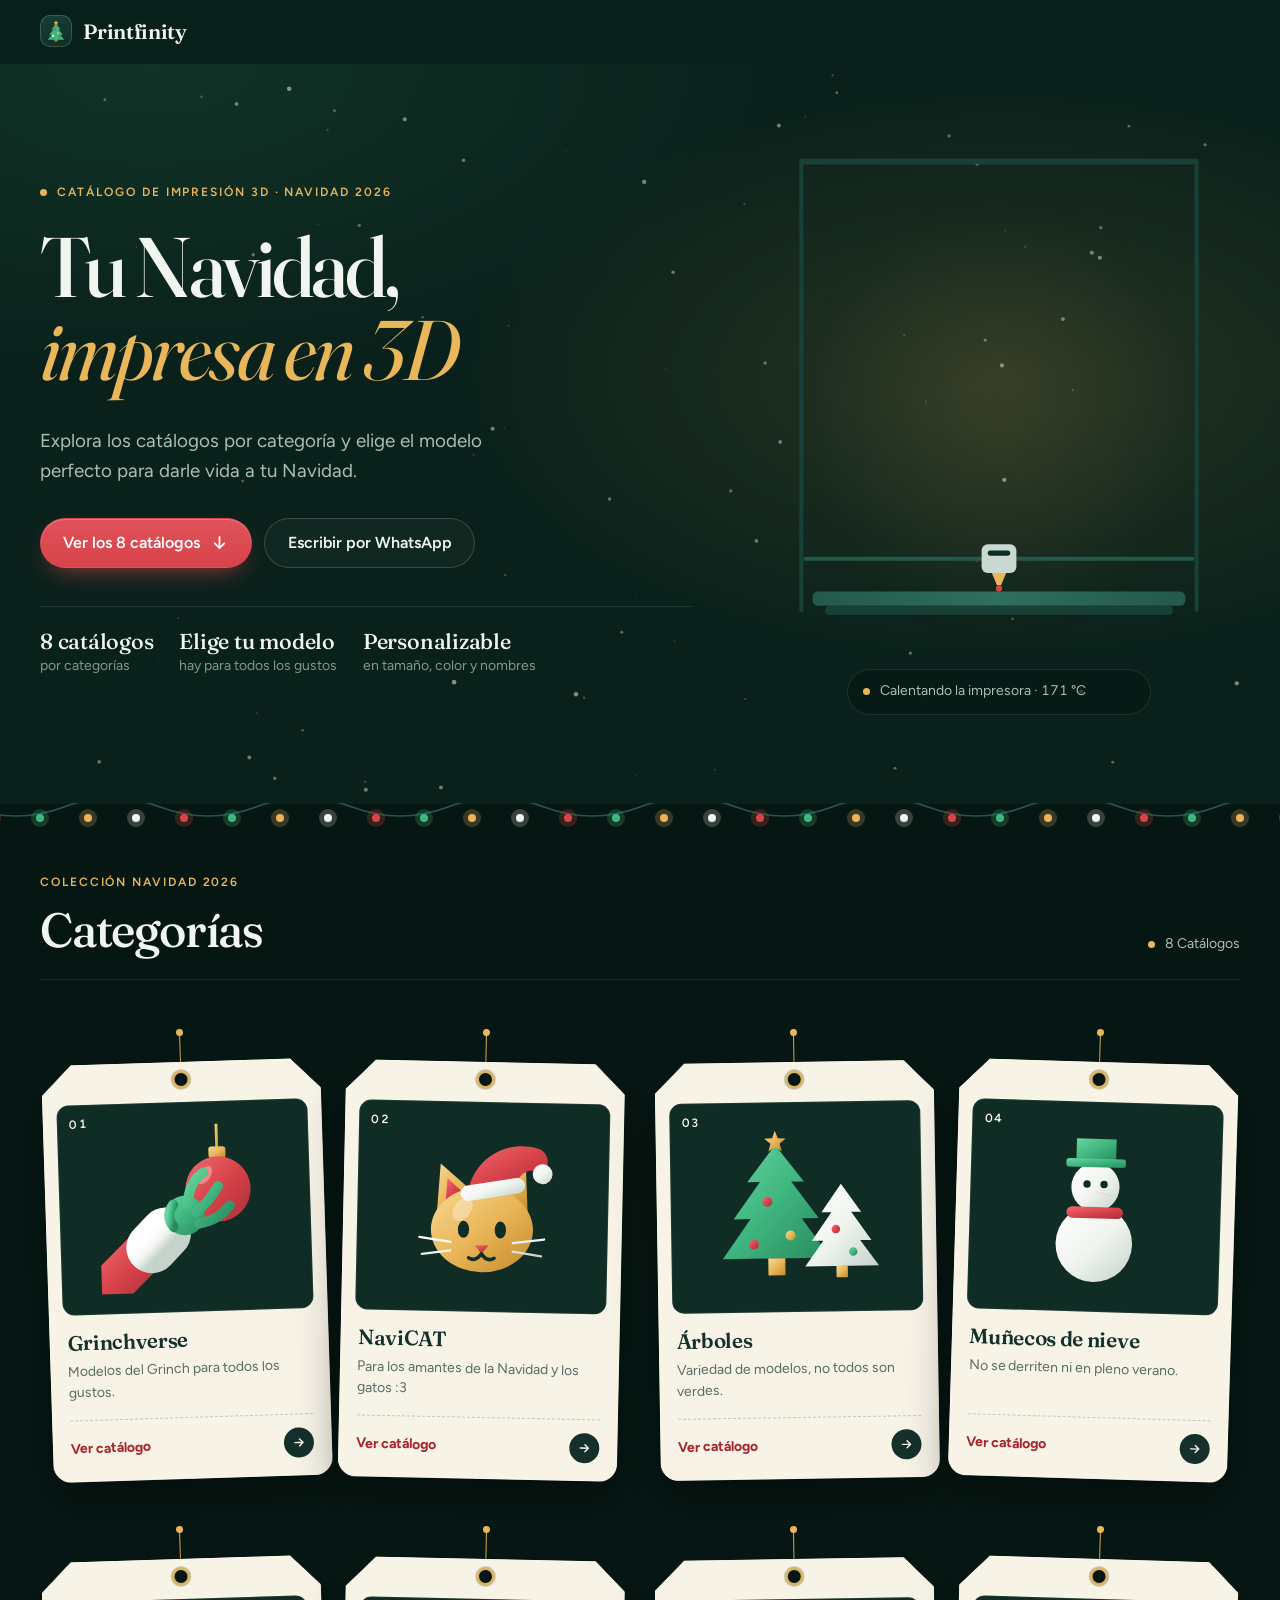
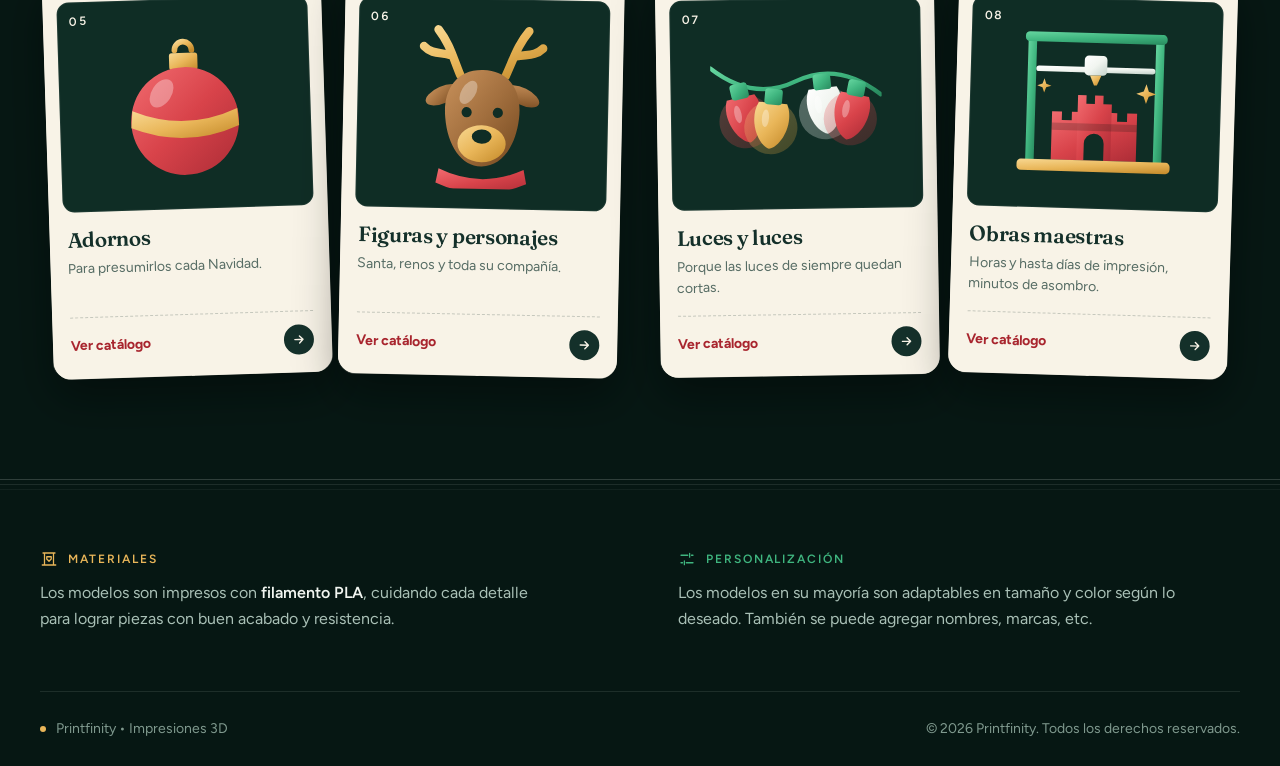
<file: index.html>
<!DOCTYPE html>
<html lang="es">
<head>
<meta charset="utf-8">
<meta name="viewport" content="width=device-width, initial-scale=1">
<title>Printfinity · Catálogo 3D Navidad</title>
<meta name="description" content="Adornos, nacimientos y regalos navideños impresos en 3D. Explora los catálogos de Printfinity por categoría y cotiza por WhatsApp.">
<meta property="og:type" content="website">
<meta property="og:site_name" content="Printfinity">
<meta property="og:title" content="Printfinity · Catálogo 3D Navidad">
<meta property="og:description" content="Adornos, nacimientos y regalos navideños impresos en 3D. Mira los catálogos y cotiza por WhatsApp.">
<meta property="og:image" content="https://josecarlino.github.io/Printfinity-Navidad/assets/img/og-image.png">
<meta name="twitter:card" content="summary_large_image">
<meta name="theme-color" content="#0A211B">
<link rel="icon" href="assets/img/favicon.svg?v=2" type="image/svg+xml">
<link rel="preconnect" href="https://fonts.googleapis.com">
<link rel="preconnect" href="https://fonts.gstatic.com" crossorigin>
<link href="https://fonts.googleapis.com/css2?family=Figtree:wght@400;500;600;700&family=Fraunces:ital,opsz,wght@0,9..144,400..700;1,9..144,400..700&display=swap" rel="stylesheet">
<link rel="stylesheet" href="assets/css/styles.css?v=18">
</head>
<body>
<a class="skip" href="#catalogos">Saltar a los catálogos</a>

<header class="site-header" id="site-header">
  <div class="wrap">
    <a class="brand" href="index.html" aria-label="Printfinity, inicio">
      <span class="brand-mark"><svg viewBox="0 0 32 32" aria-hidden="true"><rect x="14" y="26.5" width="4" height="3.5" rx=".8" fill="#B98A35"/><path fill="#3FB57F" d="M16 6 22 14h-2.5l5.5 7h-3.5l5.5 6.5H5l5.5-6.5H7l5.5-7H10Z"/><circle cx="14.200" cy="13.600" r="1.400" fill="#D8434A"/><circle cx="18.600" cy="18.800" r="1.500" fill="#E9B659"/><circle cx="12" cy="22.400" r="1.500" fill="#F1F5F0"/><circle cx="20.600" cy="24.300" r="1.400" fill="#D8434A"/><polygon fill="#F2B544" points="16,1.600 16.880,3.990 19.420,4.090 17.430,5.660 18.120,8.110 16,6.700 13.880,8.110 14.570,5.660 12.580,4.090 15.120,3.990"/></svg></span>
      <span>Printfinity</span>
    </a>
  </div>
</header>

<main>
  <section class="hero">
    <canvas class="snow" id="snow" aria-hidden="true"></canvas>
    <div class="wrap hero-grid">
      <div class="hero-copy">
        <p class="eyebrow"><span class="dot"></span>Catálogo de Impresión 3D · Navidad 2026</p>
        <h1>Tu Navidad, <em>impresa en 3D</em></h1>
        <p class="lead">Explora los catálogos por categoría y elige el modelo perfecto para darle vida a tu Navidad.</p>
        <div class="actions">
          <a class="btn btn-primary" href="#catalogos"><span id="hero-cta">Ver los catálogos</span>
            <svg class="arrow" viewBox="0 0 24 24" aria-hidden="true"><path d="M12 5v14m-6-6 6 6 6-6" fill="none" stroke="currentColor" stroke-width="2.2" stroke-linecap="round" stroke-linejoin="round"/></svg>
          </a>
          <a class="btn btn-ghost" id="hero-whatsapp" href="#" target="_blank" rel="noopener">Escribir por WhatsApp</a>
        </div>
        <ul class="facts">
          <li><strong id="fact-count">8 catálogos</strong><span>por categorías</span></li>
          <li><strong>Elige tu modelo</strong><span>hay para todos los gustos</span></li>
          <li><strong>Personalizable</strong><span>en tamaño, color y nombres</span></li>
        </ul>
      </div>

      <figure class="printer" id="printer">
        <div class="printer-stage">
          <svg viewBox="0 0 420 500" aria-hidden="true" focusable="false">
            <defs>
              <clipPath id="print-clip"><rect id="print-mask" x="0" y="440" width="420" height="0"/></clipPath>
              <linearGradient id="bed" x1="0" x2="1"><stop offset="0" stop-color="#23594B"/><stop offset=".5" stop-color="#2F6F5E"/><stop offset="1" stop-color="#23594B"/></linearGradient>
            </defs>
            <!-- marco de la impresora -->
            <rect x="15" y="20" width="4" height="440" rx="2" fill="#174036"/>
            <rect x="401" y="20" width="4" height="440" rx="2" fill="#174036"/>
            <rect x="15" y="17" width="390" height="6" rx="3" fill="#174036"/>
            <!-- cama -->
            <rect x="28" y="440" width="364" height="14" rx="5" fill="url(#bed)"/>
            <rect x="40" y="454" width="340" height="9" rx="4.5" fill="#174036"/>
            <!-- pieza impresa -->
            <g clip-path="url(#print-clip)">
              <path d="M210 66 L290 172 H250 L322 272 H274 L352 382 H68 L146 272 H98 L170 172 H130 Z" fill="url(#pf-layers-green)"/>
              <rect x="186" y="382" width="48" height="58" fill="url(#pf-layers-gold)"/>
              <circle class="orn" cx="178" cy="214" r="11" fill="url(#pf-layers-red)"/>
              <circle class="orn" cx="246" cy="250" r="11" fill="url(#pf-layers-gold)"/>
              <circle class="orn" cx="150" cy="330" r="12" fill="url(#pf-layers-snow)"/>
              <circle class="orn" cx="268" cy="344" r="12" fill="url(#pf-layers-red)"/>
              <circle class="orn" cx="214" cy="306" r="10" fill="url(#pf-layers-gold)"/>
              <circle class="orn" cx="206" cy="146" r="9" fill="url(#pf-layers-snow)"/>
            </g>
            <!-- estrella final -->
            <polygon class="tree-star" fill="#E9B659" points="210,18 218.2,38.7 240.4,40.1 223.3,54.3 228.8,75.9 210,64 191.2,75.9 196.7,54.3 179.6,40.1 201.8,38.7"/>
            <!-- eje y cabezal -->
            <rect class="gantry" id="gantry" x="19" y="400" width="382" height="4" rx="2" fill="#23594B"/>
            <g class="nozzle" id="nozzle" transform="translate(210 440)">
              <rect x="-17" y="-46" width="34" height="28" rx="6" fill="#C9D9D1"/>
              <rect x="-11" y="-40" width="22" height="5" rx="2.5" fill="#0F2D25"/>
              <polygon points="-7,-18 7,-18 2,-6 -2,-6" fill="#E9B659"/>
              <circle cx="0" cy="-3" r="3" fill="#D8434A"/>
            </g>
          </svg>
        </div>
        <figcaption class="status">
          <span class="led"></span>
          <span id="print-status">Calentando la impresora…</span>
          <button class="replay" id="print-replay" type="button" aria-label="Volver a imprimir el árbol" title="Volver a imprimir" hidden>
            <svg viewBox="0 0 24 24" aria-hidden="true"><path d="M4 12a8 8 0 1 0 2.6-5.9M4 4v5h5" fill="none" stroke="currentColor" stroke-width="2.2" stroke-linecap="round" stroke-linejoin="round"/></svg>
          </button>
          <span class="bar" id="print-bar"></span>
        </figcaption>
      </figure>
    </div>
  </section>

  <section class="catalogs" id="catalogos" aria-labelledby="catalogos-title">
    <div class="garland" aria-hidden="true"></div>
    <div class="wrap">
      <div class="section-head">
        <div>
          <p class="eyebrow">Colección Navidad 2026</p>
          <h2 id="catalogos-title">Categorías</h2>
        </div>
        <p class="count"><span class="pulse"></span><span id="category-count">8 Catálogos</span></p>
      </div>
      <ul class="tags" id="category-grid"></ul>
    </div>
  </section>
</main>

<footer class="site-footer">
  <div class="wrap">
    <div class="footer-info">
      <div class="info">
        <p class="info-label">
          <svg viewBox="0 0 24 24" aria-hidden="true"><path d="M4 4h16M6 4v15m12-15v15M3 20h18M9 9h6v3l-3 3-3-3z" fill="none" stroke="currentColor" stroke-width="1.7" stroke-linecap="round" stroke-linejoin="round"/></svg>
          Materiales
        </p>
        <p>Los modelos son impresos con <strong>filamento PLA</strong>, cuidando cada detalle para lograr piezas con buen acabado y resistencia.</p>
      </div>
      <div class="info">
        <p class="info-label green">
          <svg viewBox="0 0 24 24" aria-hidden="true"><path d="M4 7h9m5 0h2M4 17h2m5 0h9M15.5 4.5v5M8.5 14.5v5" fill="none" stroke="currentColor" stroke-width="1.7" stroke-linecap="round"/></svg>
          Personalización
        </p>
        <p>Los modelos en su mayoría son adaptables en tamaño y color según lo deseado. También se puede agregar nombres, marcas, etc.</p>
      </div>
    </div>
    <div class="footer-base">
      <span>Printfinity • Impresiones 3D</span>
      <p>© 2026 Printfinity. Todos los derechos reservados.</p>
    </div>
  </div>
</footer>

<script src="assets/js/site-config.js?v=4"></script>
<script src="assets/js/categories.js?v=13"></script>
<script src="assets/js/art.js?v=13"></script>
<script src="assets/js/home.js?v=10"></script>
</body>
</html>
</file>
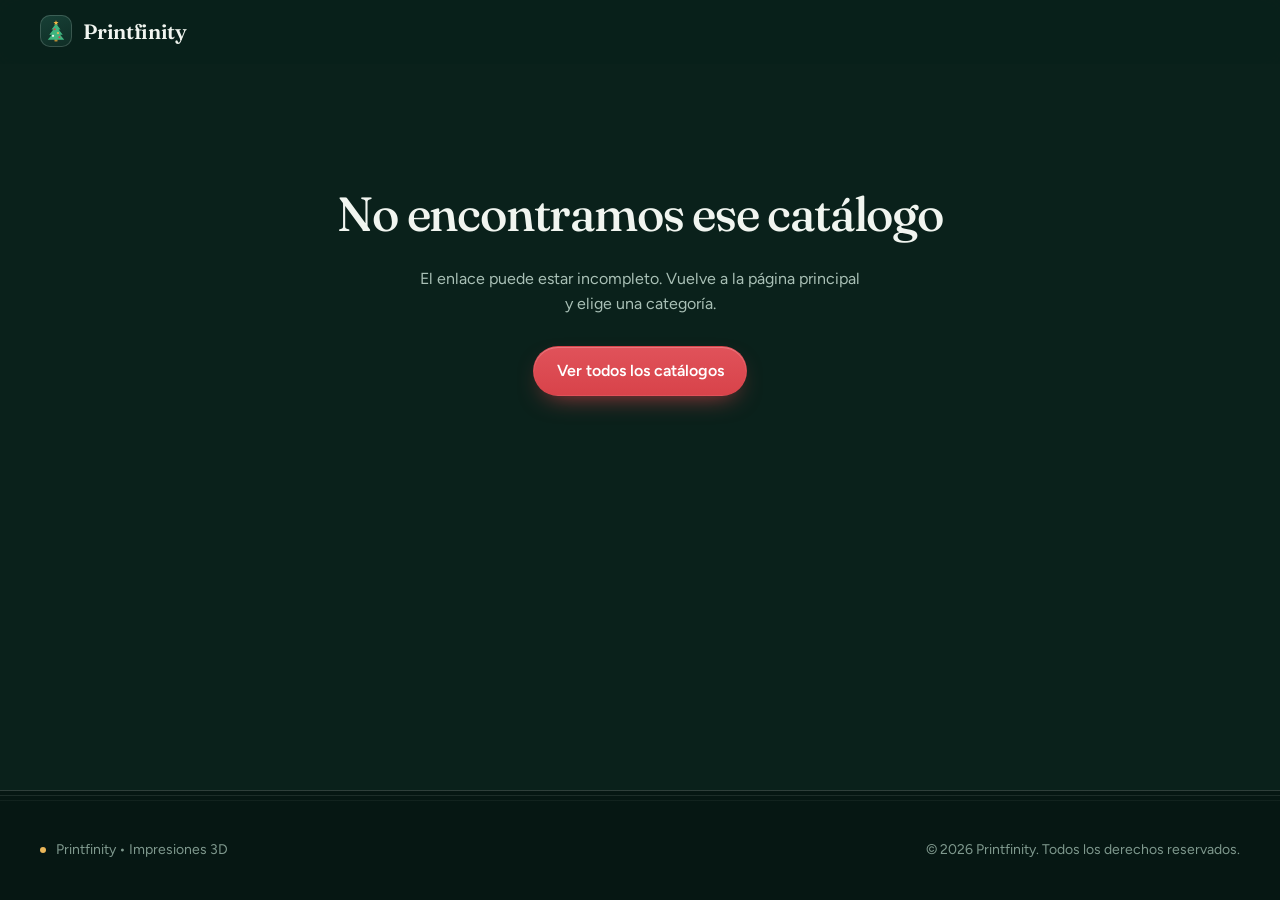
<file: catalogo.html>
<!DOCTYPE html>
<html lang="es">
<head>
<meta charset="utf-8">
<meta name="viewport" content="width=device-width, initial-scale=1">
<title>Catálogo · Printfinity Navidad</title>
<meta name="description" content="Catálogo navideño de impresiones 3D de Printfinity.">
<!-- El contenido de cada categoría se genera con JavaScript, así que al compartir el enlace
     las apps de mensajería muestran siempre este resumen genérico. -->
<meta property="og:type" content="website">
<meta property="og:site_name" content="Printfinity">
<meta property="og:title" content="Printfinity · Catálogo 3D Navidad">
<meta property="og:description" content="Explora nuestros catálogos de impresiones 3D navideñas por categoría y cotiza por WhatsApp.">
<meta property="og:image" content="https://josecarlino.github.io/Printfinity-Navidad/assets/img/og-image.png">
<meta name="twitter:card" content="summary_large_image">
<meta name="theme-color" content="#0A211B">
<link rel="icon" href="assets/img/favicon.svg?v=2" type="image/svg+xml">
<link rel="preconnect" href="https://fonts.googleapis.com">
<link rel="preconnect" href="https://fonts.gstatic.com" crossorigin>
<link href="https://fonts.googleapis.com/css2?family=Figtree:wght@400;500;600;700&family=Fraunces:ital,opsz,wght@0,9..144,400..700;1,9..144,400..700&display=swap" rel="stylesheet">
<link rel="stylesheet" href="assets/css/styles.css?v=18">
</head>
<body>
<a class="skip" href="#main">Saltar al catálogo</a>

<header class="site-header" id="site-header">
  <div class="wrap">
    <a class="brand" href="index.html" aria-label="Printfinity, inicio">
      <span class="brand-mark"><svg viewBox="0 0 32 32" aria-hidden="true"><rect x="14" y="26.5" width="4" height="3.5" rx=".8" fill="#B98A35"/><path fill="#3FB57F" d="M16 6 22 14h-2.5l5.5 7h-3.5l5.5 6.5H5l5.5-6.5H7l5.5-7H10Z"/><circle cx="14.200" cy="13.600" r="1.400" fill="#D8434A"/><circle cx="18.600" cy="18.800" r="1.500" fill="#E9B659"/><circle cx="12" cy="22.400" r="1.500" fill="#F1F5F0"/><circle cx="20.600" cy="24.300" r="1.400" fill="#D8434A"/><polygon fill="#F2B544" points="16,1.600 16.880,3.990 19.420,4.090 17.430,5.660 18.120,8.110 16,6.700 13.880,8.110 14.570,5.660 12.580,4.090 15.120,3.990"/></svg></span>
      <span>Printfinity</span>
    </a>
  </div>
</header>

<main id="main"></main>

<footer class="site-footer slim">
  <div class="wrap">
    <div class="footer-base">
      <span>Printfinity • Impresiones 3D</span>
      <p>© 2026 Printfinity. Todos los derechos reservados.</p>
    </div>
  </div>
</footer>

<script src="assets/js/site-config.js?v=4"></script>
<script src="assets/js/categories.js?v=13"></script>
<script src="assets/js/art.js?v=13"></script>
<script src="assets/js/catalogo.js?v=9"></script>
</body>
</html>
</file>
<file: assets/css/styles.css>
/* Printfinity Navidad: "capa por capa"
   Paleta: pino nocturno + papel de etiqueta + filamentos (rojo, verde, oro).
   Todos los colores y tipografías se cambian desde :root. */
:root {
  --night-950: #061713;
  --night-900: #0A211B;
  --night-800: #0F2D25;
  --night-700: #174036;
  --night-600: #23594B;
  --line: rgba(233, 242, 236, .10);
  --line-strong: rgba(233, 242, 236, .18);

  --snow: #F1F5F0;
  --snow-dim: #A9C0B6;
  --snow-mute: #7F998E;

  --paper: #F8F3E7;
  --paper-2: #EEE6D3;
  --ink: #14302A;
  --ink-soft: #566C64;

  --red: #D8434A;
  --red-deep: #A8252E;
  --green: #3FB57F;
  --gold: #E9B659;
  --gold-soft: #F6DDA4;
  --art-bg: var(--night-800);

  --font-display: "Fraunces", "Iowan Old Style", Georgia, serif;
  --font-body: "Figtree", "Segoe UI", system-ui, sans-serif;

  --step--2: .75rem;
  --step--1: .875rem;
  --step-0: 1rem;
  --step-1: 1.175rem;
  --step-2: 1.6rem;
  --step-3: 2.1rem;

  --wrap: 1200px;
  --gutter: clamp(1.15rem, 4vw, 2.5rem);
  --header-h: 64px;
  --ease-out: cubic-bezier(.2, .8, .2, 1);
  --ease-spring: cubic-bezier(.3, 1.45, .5, 1);
}

@view-transition { navigation: auto; }

*, *::before, *::after { box-sizing: border-box; }
html { scroll-behavior: smooth; scroll-padding-top: calc(var(--header-h) + 1rem); -webkit-text-size-adjust: 100%; }
body {
  margin: 0;
  min-height: 100vh;
  min-height: 100dvh;
  display: flex;
  flex-direction: column;
  background: var(--night-900);
  color: var(--snow);
  font-family: var(--font-body);
  font-size: var(--step-0);
  line-height: 1.6;
  -webkit-font-smoothing: antialiased;
  text-rendering: optimizeLegibility;
}
main { flex: 1; padding-top: var(--header-h); }
img, svg { display: block; max-width: 100%; }
a { color: inherit; }
h1, h2, h3, p { margin: 0; }
::selection { background: var(--gold); color: var(--night-950); }
:focus-visible { outline: 2px solid var(--gold); outline-offset: 3px; border-radius: 6px; }

.wrap { width: min(100% - 2 * var(--gutter), var(--wrap)); margin-inline: auto; }
.skip {
  position: fixed; left: 1rem; top: -4rem; z-index: 100;
  background: var(--gold); color: var(--night-950); font-weight: 700;
  padding: .6rem 1rem; border-radius: 10px; text-decoration: none; transition: top .2s;
}
.skip:focus { top: .75rem; }

.eyebrow {
  display: inline-flex; align-items: center; gap: .6rem;
  font-size: var(--step--2); font-weight: 600; letter-spacing: .16em; text-transform: uppercase;
  color: var(--gold);
}
.eyebrow .dot, .pulse {
  width: 7px; height: 7px; border-radius: 50%; background: var(--gold); flex: none;
  box-shadow: 0 0 0 0 rgba(233, 182, 89, .5); animation: pulse 2.4s ease-out infinite;
}
@keyframes pulse { to { box-shadow: 0 0 0 9px rgba(233, 182, 89, 0); } }

/* ---------- Cabecera ---------- */
.site-header {
  position: fixed; inset: 0 0 auto 0; z-index: 50; height: var(--header-h);
  background: rgba(10, 33, 27, .72);
  -webkit-backdrop-filter: blur(14px) saturate(1.3); backdrop-filter: blur(14px) saturate(1.3);
  border-bottom: 1px solid transparent;
  transition: border-color .3s, background-color .3s;
}
.site-header.scrolled { border-bottom-color: var(--line); background: rgba(6, 23, 19, .86); }
.site-header .wrap { height: 100%; display: flex; align-items: center; justify-content: space-between; }
.brand {
  display: inline-flex; align-items: center; gap: .7rem; text-decoration: none;
  font-family: var(--font-display); font-weight: 600; font-size: 1.3rem; letter-spacing: -.015em;
}
.brand-mark {
  width: 32px; height: 32px; display: grid; place-items: center; border-radius: 10px;
  background: linear-gradient(160deg, var(--night-700), var(--night-800));
  box-shadow: inset 0 0 0 1px var(--line-strong);
  transition: box-shadow .3s, transform .5s var(--ease-spring);
}
.brand-mark svg { width: 24px; height: 24px; }
.brand:hover .brand-mark { box-shadow: inset 0 0 0 1px rgba(233, 182, 89, .7), 0 0 18px rgba(233, 182, 89, .25); transform: rotate(-8deg) scale(1.06); }

/* ---------- Botones ---------- */
.btn {
  display: inline-flex; align-items: center; justify-content: center; gap: .6rem;
  min-height: 50px; padding: .8rem 1.4rem; border-radius: 999px;
  font: 600 var(--step-0)/1.1 var(--font-body); text-decoration: none; white-space: nowrap;
  border: 1px solid transparent; cursor: pointer;
  transition: transform .2s var(--ease-out), background-color .2s, border-color .2s, box-shadow .2s;
}
.btn:hover { transform: translateY(-2px); }
.btn:active { transform: translateY(0); }
.btn svg { width: 19px; height: 19px; flex: none; }
.btn-primary { background: linear-gradient(180deg, #E0525A, var(--red)); color: #fff; box-shadow: 0 10px 26px -12px rgba(216, 67, 74, .9), inset 0 1px 0 rgba(255, 255, 255, .22); }
.btn-primary:hover { background: linear-gradient(180deg, var(--red), var(--red-deep)); }
.btn-primary .arrow { transition: transform .2s var(--ease-out); }
.btn-primary:hover .arrow { transform: translateY(2px); }
.btn-ghost { border-color: var(--line-strong); color: var(--snow); background: rgba(255, 255, 255, .03); }
.btn-ghost:hover { border-color: rgba(233, 182, 89, .6); background: rgba(233, 182, 89, .07); }
.btn-whatsapp { background: var(--green); color: var(--night-950); box-shadow: 0 10px 26px -14px rgba(63, 181, 127, .9), inset 0 1px 0 rgba(255, 255, 255, .3); }
.btn-whatsapp:hover { background: #56C690; }

/* ---------- Portada ---------- */
.hero { position: relative; overflow: hidden; isolation: isolate; padding-block: clamp(2.5rem, 6vw, 5rem) clamp(3.5rem, 7vw, 6rem); }
.hero::before {
  content: ""; position: absolute; inset: 0; z-index: -2;
  background:
    radial-gradient(60% 55% at 78% 42%, rgba(233, 182, 89, .13), transparent 70%),
    radial-gradient(70% 60% at 12% 0%, rgba(63, 181, 127, .12), transparent 70%);
}
.snow { position: absolute; inset: 0; width: 100%; height: 100%; z-index: -1; pointer-events: none; }
.hero-grid { display: grid; grid-template-columns: 1.15fr .85fr; align-items: center; gap: clamp(2rem, 5vw, 4rem); }
.hero-copy > * { animation: rise .9s var(--ease-out) both; }
.hero-copy > :nth-child(2) { animation-delay: .08s; }
.hero-copy > :nth-child(3) { animation-delay: .16s; }
.hero-copy > :nth-child(4) { animation-delay: .24s; }
.hero-copy > :nth-child(5) { animation-delay: .32s; }
@keyframes rise { from { opacity: 0; transform: translateY(18px); } }

.hero h1 {
  margin: 1.4rem 0 1.5rem;
  font-family: var(--font-display); font-weight: 500;
  font-size: clamp(2.9rem, 6.6vw, 5.4rem); line-height: .98; letter-spacing: -.035em;
  font-variation-settings: "opsz" 144;
  text-wrap: balance;
}
/* Segunda línea del titular, en dorado liso. */
.hero h1 em {
  display: block; font-style: italic; font-weight: 400; letter-spacing: -.03em;
  padding: 0 .1em .12em 0;
  color: var(--gold);
}
.hero .lead { font-size: var(--step-1); line-height: 1.6; color: var(--snow-dim); max-width: 40ch; margin-bottom: 2rem; }
.hero .actions { display: flex; flex-wrap: wrap; gap: .75rem; }
.facts {
  list-style: none; margin: 2.4rem 0 0; padding: 1.4rem 0 0; border-top: 1px solid var(--line);
  display: flex; flex-wrap: wrap; gap: .9rem clamp(1rem, 2vw, 2.2rem);
}
.facts li { display: flex; flex-direction: column; gap: .1rem; }
.facts strong { font-family: var(--font-display); font-weight: 500; font-size: 1.35rem; line-height: 1.1; letter-spacing: -.01em; }
.facts span { font-size: var(--step--1); color: var(--snow-mute); }

.printer { position: relative; width: 100%; max-width: 430px; margin: 0; justify-self: center; animation: rise 1s .2s var(--ease-out) both; }
.printer-stage { position: relative; }
.printer-stage::before {
  content: ""; position: absolute; inset: 12% 4% 4%; z-index: -1; border-radius: 50%;
  background: radial-gradient(closest-side, rgba(233, 182, 89, .2), transparent);
  filter: blur(26px); opacity: .5; transition: opacity 1s;
}
.printer.done .printer-stage::before { opacity: 1; }
.printer svg { width: 100%; height: auto; overflow: visible; }
.printer .tree-star { opacity: 0; transform-origin: 210px 48px; transform: scale(.3) rotate(-40deg); transition: opacity .5s, transform .8s var(--ease-spring); }
.printer.done .tree-star { opacity: 1; transform: none; filter: drop-shadow(0 0 14px rgba(233, 182, 89, .75)); }
.printer .nozzle, .printer .gantry { transition: opacity .45s; }
.printer.done .nozzle, .printer.done .gantry { opacity: 0; }
.printer.done .orn { animation: twinkle .9s ease-in-out infinite alternate; }
.printer.done .orn:nth-of-type(2n) { animation-delay: -.45s; }
.printer.done .orn:nth-of-type(3n) { animation-delay: -1.2s; animation-duration: 1.2s; }
@keyframes twinkle { from { opacity: .22; } to { opacity: 1; } }
/* Calentando: luz ámbar y punta del cabezal encendiéndose */
.printer.heating .status .led { background: var(--gold); animation-duration: .4s; }
.printer.heating .nozzle circle { animation: heat .45s ease-in-out infinite alternate; }
@keyframes heat { from { r: 2.5px; opacity: .5; } to { r: 5px; opacity: 1; filter: drop-shadow(0 0 6px #FF7A4D); } }

.status {
  position: relative; overflow: hidden;
  display: flex; align-items: center; gap: .65rem;
  /* Tamaño fijo: no cambia entre calentar, imprimir y terminar. */
  width: 304px; max-width: calc(100vw - 2 * var(--gutter)); height: 46px; padding: 0 .5rem 0 1rem;
  left: 50%; transform: translateX(-50%); margin: 1rem 0 0; /* centrado aunque la impresora sea más angosta */
  white-space: nowrap; border-radius: 999px;
  background: rgba(6, 23, 19, .6); box-shadow: inset 0 0 0 1px var(--line);
  font-size: var(--step--1); color: var(--snow-dim); font-variant-numeric: tabular-nums;
}
.status .led { width: 7px; height: 7px; border-radius: 50%; background: var(--red); flex: none; animation: twinkle .7s ease-in-out infinite alternate; }
.printer.done .status .led { background: var(--green); animation: none; }
.status .bar { position: absolute; left: 0; bottom: 0; height: 2px; width: 0; background: linear-gradient(90deg, var(--green), var(--gold)); }
.printer.done .status .bar { opacity: 0; transition: opacity .6s; }
.status #print-status { flex: 1; min-width: 0; overflow: hidden; text-overflow: ellipsis; }
.replay {
  display: grid; place-items: center; width: 30px; height: 30px; flex: none; padding: 0;
  border: 0; border-radius: 50%; cursor: pointer; color: var(--snow);
  background: var(--night-700); transition: background-color .2s, transform .5s var(--ease-out);
}
.replay:hover { background: var(--night-600); transform: rotate(-180deg); }
.replay svg { width: 15px; height: 15px; }
/* Oculto pero ocupando su sitio, para que el cuadro no cambie de tamaño. */
.replay[hidden] { display: grid; visibility: hidden; }

/* ---------- Guirnalda de luces ---------- */
.garland {
  position: absolute; left: 0; right: 0; top: -1px; height: 28px; pointer-events: none;
  background: url("data:image/svg+xml,%3Csvg xmlns='http://www.w3.org/2000/svg' width='192' height='28'%3E%3Cpath d='M0 4Q48 22 96 4T192 4' fill='none' stroke='%2323594B' stroke-width='1.5'/%3E%3C/svg%3E") repeat-x center top / 192px 28px;
}
.garland::before, .garland::after { content: ""; position: absolute; inset: 0; animation: twinkle 1.3s ease-in-out infinite alternate; }
.garland::before { background: url("data:image/svg+xml,%3Csvg xmlns='http://www.w3.org/2000/svg' width='192' height='28'%3E%3Ccircle cx='24' cy='15' r='9' fill='%23D8434A' opacity='.22'/%3E%3Ccircle cx='24' cy='15' r='4' fill='%23D8434A'/%3E%3Ccircle cx='120' cy='15' r='9' fill='%23E9B659' opacity='.22'/%3E%3Ccircle cx='120' cy='15' r='4' fill='%23E9B659'/%3E%3C/svg%3E") repeat-x center top / 192px 28px; }
.garland::after { animation-delay: -1.3s; animation-direction: alternate-reverse; background: url("data:image/svg+xml,%3Csvg xmlns='http://www.w3.org/2000/svg' width='192' height='28'%3E%3Ccircle cx='72' cy='15' r='9' fill='%233FB57F' opacity='.22'/%3E%3Ccircle cx='72' cy='15' r='4' fill='%233FB57F'/%3E%3Ccircle cx='168' cy='15' r='9' fill='%23F1F5F0' opacity='.2'/%3E%3Ccircle cx='168' cy='15' r='4' fill='%23F1F5F0'/%3E%3C/svg%3E") repeat-x center top / 192px 28px; }

/* ---------- Catálogos (etiquetas de regalo) ---------- */
.catalogs { position: relative; background: var(--night-950); padding-block: clamp(3rem, 5vw, 4rem) clamp(4.5rem, 8vw, 7rem); }
.section-head {
  display: flex; flex-wrap: wrap; align-items: end; justify-content: space-between; gap: 1rem 2rem;
  padding-bottom: 1.5rem; margin-bottom: clamp(2.2rem, 4vw, 3.2rem); border-bottom: 1px solid var(--line);
}
.section-head h2, .band h2, .others h2 { font-family: var(--font-display); font-weight: 500; letter-spacing: -.025em; line-height: 1.05; }
.section-head h2 { margin-top: .7rem; font-size: clamp(2rem, 4.4vw, 3rem); }
.section-head h2 em { font-style: italic; font-weight: 400; color: var(--gold); }
.count { display: inline-flex; align-items: center; gap: .6rem; font-size: var(--step--1); color: var(--snow-dim); }

.tags { list-style: none; margin: 0; padding: 0; display: grid; grid-template-columns: repeat(4, minmax(0, 1fr)); gap: 3.2rem 1.75rem; }
.tags > li { display: flex; }
.reveal { opacity: 0; transform: translateY(26px); transition: opacity .7s var(--ease-out), transform .7s var(--ease-out); transition-delay: calc(var(--i, 0) * 70ms); }
.reveal.in { opacity: 1; transform: none; }

@property --tilt { syntax: "<angle>"; inherits: false; initial-value: 0deg; }
@property --drop { syntax: "<length>"; inherits: false; initial-value: 0px; }
@property --zoom { syntax: "<number>"; inherits: false; initial-value: 1; }
@property --nudge { syntax: "<length>"; inherits: false; initial-value: 0px; }
@property --sy { syntax: "<length>"; inherits: false; initial-value: 18px; }
@property --sb { syntax: "<length>"; inherits: false; initial-value: 22px; }
@property --sa { syntax: "<number>"; inherits: false; initial-value: .38; }
.tag {
  position: relative; display: flex; flex-direction: column; width: 100%;
  padding-top: 30px; text-decoration: none; color: var(--ink);
  transform-origin: 50% 0; transform: translateY(var(--drop)) rotate(var(--tilt));
  /* Se animan las variables y no "transform": así el navegador redibuja el texto en cada
     cuadro y las letras se mantienen nítidas mientras la etiqueta se endereza. */
  transition: --tilt .5s var(--ease-spring), --drop .5s var(--ease-spring);
}
.tags > li:nth-child(4n+1) .tag { --tilt: -1.8deg; }
.tags > li:nth-child(4n+2) .tag { --tilt: 1.2deg; }
.tags > li:nth-child(4n+3) .tag { --tilt: -.9deg; }
.tags > li:nth-child(4n+4) .tag { --tilt: 1.7deg; }
.tags > li:nth-child(n) .tag:hover, .tags > li:nth-child(n) .tag:focus-visible { --tilt: 0deg; --drop: 6px; }
.tag:hover .tag-body::after, .tag:focus-visible .tag-body::after { --sy: 28px; --sb: 30px; --sa: .5; }
.tag:focus-visible { outline-offset: 8px; border-radius: 16px; }
/* Hilo dorado y nudo */
.tag::before { content: ""; position: absolute; top: 0; left: 50%; width: 1.5px; height: 46px; margin-left: -.75px; background: linear-gradient(var(--gold), #B98A35); }
.tag::after { content: ""; position: absolute; top: -3px; left: 50%; width: 7px; height: 7px; margin-left: -3.5px; border-radius: 50%; background: var(--gold); }
.tag-body {
  position: relative; flex: 1; display: flex; flex-direction: column;
  padding: 2.5rem .9rem 1.1rem; border-radius: 0 0 18px 18px;
  background:
    linear-gradient(135deg, transparent 21px, var(--paper) 21.5px) left / 50.5% 100% no-repeat,
    linear-gradient(225deg, transparent 21px, var(--paper) 21.5px) right / 50.5% 100% no-repeat;
}
/* Sombra: va en una copia de la silueta detrás de la etiqueta. Si el filtro estuviera en la
   etiqueta misma, el navegador la convertiría en imagen y el texto inclinado se vería borroso. */
.tag-body::after {
  content: ""; position: absolute; inset: 0; z-index: -1; border-radius: inherit; background: inherit;
  filter: drop-shadow(0 var(--sy) var(--sb) rgba(0, 0, 0, var(--sa))); transition: --sy .4s, --sb .4s, --sa .4s;
}
/* Ojal */
.tag-body::before {
  content: ""; position: absolute; top: 11px; left: 50%; width: 13px; height: 13px; margin-left: -6.5px; border-radius: 50%;
  background: var(--night-950); box-shadow: 0 0 0 3px #D9B565, 0 0 0 4px rgba(20, 48, 42, .18);
}
.tag-art {
  position: relative; display: grid; place-items: center; overflow: hidden;
  aspect-ratio: 1 / .84; border-radius: 12px; background: var(--art-bg);
  box-shadow: inset 0 0 0 1px rgba(255, 255, 255, .06);
}
.tag-art .art { width: 68%; height: auto; transform: scale(var(--zoom)); transition: --zoom .6s var(--ease-spring); }
.tag-art .cover-img { width: 100%; height: 100%; object-fit: cover; transform: scale(var(--zoom)); transition: --zoom .6s var(--ease-out); }
.tag:hover .tag-art .art, .tag:hover .tag-art .cover-img { --zoom: 1.07; }
.tag-num { position: absolute; top: .6rem; left: .75rem; font-size: var(--step--2); font-weight: 600; letter-spacing: .1em; color: var(--paper); font-variant-numeric: tabular-nums; }
.badge {
  position: absolute; top: .5rem; right: .5rem; padding: .2rem .55rem; border-radius: 999px;
  font-size: .6875rem; font-weight: 600; letter-spacing: .04em;
  color: var(--gold-soft); background: rgba(6, 23, 19, .7); box-shadow: inset 0 0 0 1px rgba(233, 182, 89, .35);
}
.tag h3 { margin: 1rem .2rem .35rem; font-family: var(--font-display); font-weight: 600; font-size: 1.3rem; line-height: 1.15; letter-spacing: -.015em; }
.tag p { margin: 0 .2rem 1.1rem; font-size: var(--step--1); line-height: 1.5; color: var(--ink-soft); }
.go {
  margin: auto .2rem 0; padding-top: .8rem; border-top: 1px dashed rgba(20, 48, 42, .22);
  display: flex; align-items: center; justify-content: space-between; gap: .5rem;
  font-size: var(--step--1); font-weight: 700; color: var(--red-deep);
}
.go i { display: grid; place-items: center; width: 30px; height: 30px; border-radius: 50%; background: var(--ink); color: var(--paper); transform: translateX(var(--nudge)); transition: background-color .25s, --nudge .35s var(--ease-out); }
.go svg { width: 14px; height: 14px; }
.tag:hover .go i { background: var(--red); --nudge: 3px; }

/* ---------- Página de catálogo ---------- */
.cat-hero { position: relative; isolation: isolate; padding-block: clamp(1.4rem, 2.6vw, 2rem) clamp(1.1rem, 2vw, 1.5rem); }
.cat-hero::before { content: ""; position: absolute; inset: 0; z-index: -1; background: radial-gradient(55% 90% at 85% 0%, rgba(233, 182, 89, .1), transparent 70%), radial-gradient(60% 90% at 5% 0%, rgba(63, 181, 127, .1), transparent 70%); }
.back {
  display: inline-flex; align-items: center; gap: .5rem; min-height: 40px; flex: none; padding: .3rem .95rem .3rem .6rem;
  border-radius: 999px; box-shadow: inset 0 0 0 1px var(--line); text-decoration: none;
  color: var(--snow-dim); font-weight: 600; font-size: var(--step--1); transition: color .2s, box-shadow .2s;
}
.back:hover { color: var(--snow); box-shadow: inset 0 0 0 1px rgba(233, 182, 89, .55); }
.back svg { width: 16px; height: 16px; transition: transform .25s var(--ease-out); }
.back:hover svg { transform: translateX(-3px); }
.cat-intro { display: flex; flex-wrap: wrap; align-items: flex-end; justify-content: space-between; gap: .9rem 2rem; }
.cat-intro h1 { margin: 0 0 .4rem; font-family: var(--font-display); font-weight: 500; font-size: clamp(1.6rem, 3vw, 2.1rem); line-height: 1.1; letter-spacing: -.02em; text-wrap: balance; }
.cat-intro h1 em { font-style: italic; font-weight: 400; color: var(--gold); }

.viewer { padding-bottom: clamp(2.5rem, 5vw, 4rem); }
.frame {
  --art-bg: var(--night-800);
  position: relative; overflow: hidden; border-radius: 20px; background: var(--night-800);
  box-shadow: 0 0 0 1px var(--line-strong), 0 40px 80px -40px rgba(0, 0, 0, .8);
}
.frame iframe { position: absolute; inset: 0; width: 100%; height: 100%; border: 0; }
.frame .loading {
  position: absolute; inset: 0; z-index: 1; display: grid; place-items: center;
  color: var(--snow-dim); font-weight: 600; font-size: var(--step--1);
  background: repeating-linear-gradient(to top, var(--night-700) 0 3px, transparent 3px 6px) bottom / 100% 0 no-repeat, var(--night-800);
  animation: fill-layers 2.4s steps(40) infinite; transition: opacity .3s;
}
.frame .loading span { padding: .5rem 1rem; border-radius: 999px; background: rgba(6, 23, 19, .8); }
@keyframes fill-layers { to { background-size: 100% 100%, auto; } }
.frame.is-empty { aspect-ratio: auto !important; min-height: clamp(340px, 46vw, 540px); display: grid; place-items: center; background: radial-gradient(60% 70% at 50% 40%, var(--night-700), var(--night-800)); }
.frame.is-empty::before { content: ""; position: absolute; inset: 0; background: repeating-linear-gradient(to bottom, rgba(255, 255, 255, .03) 0 1px, transparent 1px 7px); }
.frame.is-empty { --art-bg: #133A30; }
.empty { position: relative; display: grid; justify-items: center; gap: .7rem; text-align: center; padding: 2.5rem 1.5rem; }
.empty .art { width: 104px; margin-bottom: .4rem; }
.empty strong { font-family: var(--font-display); font-weight: 500; font-size: var(--step-2); line-height: 1.1; letter-spacing: -.02em; }
.empty span { color: var(--snow-dim); max-width: 40ch; }

.band {
  margin-top: clamp(1.75rem, 4vw, 2.75rem); padding: clamp(.95rem, 1.8vw, 1.2rem) clamp(1.1rem, 2.4vw, 1.6rem);
  display: flex; flex-wrap: wrap; align-items: center; justify-content: space-between; gap: 1.25rem 2rem;
  border-radius: 16px; background: linear-gradient(120deg, rgba(23, 64, 54, .75), rgba(15, 45, 37, .75));
  box-shadow: inset 0 0 0 1px var(--line);
}
.band > div { flex: 1 1 320px; }
.band h2 { font-size: 1.25rem; margin-bottom: .25rem; }
.band p { color: var(--snow-dim); font-size: var(--step--1); }
.band .btn { min-height: 42px; padding: .55rem 1.1rem; font-size: var(--step--1); }
.band .btn svg { width: 17px; height: 17px; }

.others { position: relative; background: var(--night-950); padding-block: clamp(4rem, 7vw, 5.5rem) clamp(3.5rem, 6vw, 5rem); }
.others h2 { display: flex; align-items: center; gap: .7rem; font-size: clamp(1.6rem, 3.2vw, 2.1rem); margin-bottom: 2.2rem; }
.mini-tags { grid-template-columns: repeat(7, minmax(0, 1fr)); gap: 2rem 1rem; }
.mini-tags .tag { padding-top: 22px; }
.mini-tags .tag .tag-body::after { --sy: 12px; --sb: 14px; --sa: .4; }
.mini-tags .tag::before { height: 32px; }
.mini-tags .tag-body { padding: 1.75rem .55rem .85rem; border-radius: 0 0 14px 14px; background: linear-gradient(135deg, transparent 15px, var(--paper) 15.5px) left / 50.5% 100% no-repeat, linear-gradient(225deg, transparent 15px, var(--paper) 15.5px) right / 50.5% 100% no-repeat; }
.mini-tags .tag-body::before { top: 7px; width: 9px; height: 9px; margin-left: -4.5px; box-shadow: 0 0 0 2px #D9B565; }
.mini-tags .tag-art { border-radius: 9px; aspect-ratio: 1; }
.mini-tags h3 { margin: .65rem 0 0; font-size: .95rem; text-align: center; text-wrap: balance; }

.not-found { padding-block: clamp(4rem, 10vw, 7rem); text-align: center; }
.not-found h1 { font-family: var(--font-display); font-weight: 500; font-size: clamp(2rem, 5vw, 3rem); letter-spacing: -.025em; margin-bottom: .8rem; }
.not-found p { color: var(--snow-dim); margin: 0 auto 1.8rem; max-width: 44ch; }

/* ---------- Pie ---------- */
.site-footer { position: relative; background: var(--night-950); color: var(--snow-dim); }
/* Tres capas de filamento como remate superior */
.site-footer::before {
  content: ""; display: block; height: 11px;
  background: linear-gradient(var(--line-strong), var(--line-strong)) 0 0 / 100% 1px no-repeat, linear-gradient(var(--line), var(--line)) 0 5px / 100% 1px no-repeat, linear-gradient(rgba(233, 242, 236, .05), rgba(233, 242, 236, .05)) 0 10px / 100% 1px no-repeat;
}
.footer-info { display: grid; grid-template-columns: repeat(2, minmax(0, 1fr)); gap: 2rem clamp(2rem, 6vw, 5rem); padding-block: clamp(2.5rem, 5vw, 3.75rem); border-bottom: 1px solid var(--line); }
.info-label { display: flex; align-items: center; gap: .6rem; margin-bottom: .7rem; font-size: var(--step--2); font-weight: 600; letter-spacing: .16em; text-transform: uppercase; color: var(--gold); }
.info-label.green { color: var(--green); }
.info-label svg { width: 18px; height: 18px; }
.info p:last-child { max-width: 52ch; }
.info strong { color: var(--snow); font-weight: 600; }
.footer-base { display: flex; flex-wrap: wrap; align-items: center; justify-content: space-between; gap: .6rem 2rem; padding-block: 1.6rem; font-size: var(--step--1); color: var(--snow-mute); }
.site-footer.slim .footer-base { padding-block: 2.4rem; }
.footer-base span { display: inline-flex; align-items: center; gap: .6rem; }
.footer-base span::before { content: ""; width: 6px; height: 6px; border-radius: 50%; background: var(--gold); }

/* ---------- Responsivo ---------- */
@media (max-width: 1080px) {
  /* "Otros catálogos" pasa a carrusel deslizable */
  .mini-tags {
    display: flex; gap: 1rem; overflow-x: auto; scroll-snap-type: x proximity; scrollbar-width: none;
    margin-inline: calc(-1 * var(--gutter)); padding: .5rem var(--gutter) 2rem; scroll-padding-inline: var(--gutter);
  }
  .mini-tags::-webkit-scrollbar { display: none; }
  .mini-tags > li { flex: 0 0 142px; scroll-snap-align: start; }
}
@media (max-width: 900px) {
  .hero-grid { grid-template-columns: 1fr; }
  .printer { max-width: 320px; }
  .tags:not(.mini-tags) { grid-template-columns: repeat(2, minmax(0, 1fr)); gap: 2.8rem 1.1rem; }
  .tags > li:nth-child(odd) .tag { --tilt: -1.4deg; }
  .tags > li:nth-child(even) .tag { --tilt: 1.2deg; }
}
@media (max-width: 600px) {
  .hero .actions .btn { flex: 1 1 100%; }
  .eyebrow { letter-spacing: .1em; }
  .facts { display: grid; grid-template-columns: auto auto auto; justify-content: space-between; gap: 1rem .9rem; margin-top: 2rem; }
  .facts strong { font-size: 1rem; white-space: nowrap; }
  .facts span { max-width: 13ch; }
  .facts span { font-size: var(--step--2); line-height: 1.4; }
  .printer { max-width: 270px; }
  .tags:not(.mini-tags) .tag-body { padding: 2.3rem .65rem .85rem; }
  .tags:not(.mini-tags) .tag p { display: none; }
  .tags:not(.mini-tags) .tag h3 { font-size: 1.08rem; margin-bottom: .8rem; }
  .go { font-size: .8125rem; }
  .go i { width: 26px; height: 26px; }
  .badge { font-size: .625rem; padding: .15rem .45rem; }
  .band .btn { width: 100%; }
  .frame { border-radius: 14px; }
  .footer-info { grid-template-columns: 1fr; }
  .footer-base { flex-direction: column; text-align: center; }
}
@media (prefers-reduced-motion: reduce) {
  /* Con "reducir movimiento" se quitan los desplazamientos; la nieve, las luces y la
     impresión del árbol se mantienen porque son suaves y parte del diseño. */
  html { scroll-behavior: auto; }
  .hero-copy > *, .printer { animation: none; }
  .reveal { opacity: 1; transform: none; transition: none; }
  .tag, .tag-body::after, .btn, .tag-art .art, .tag-art .cover-img { transition: none; }
  @view-transition { navigation: none; }
}
</file>
